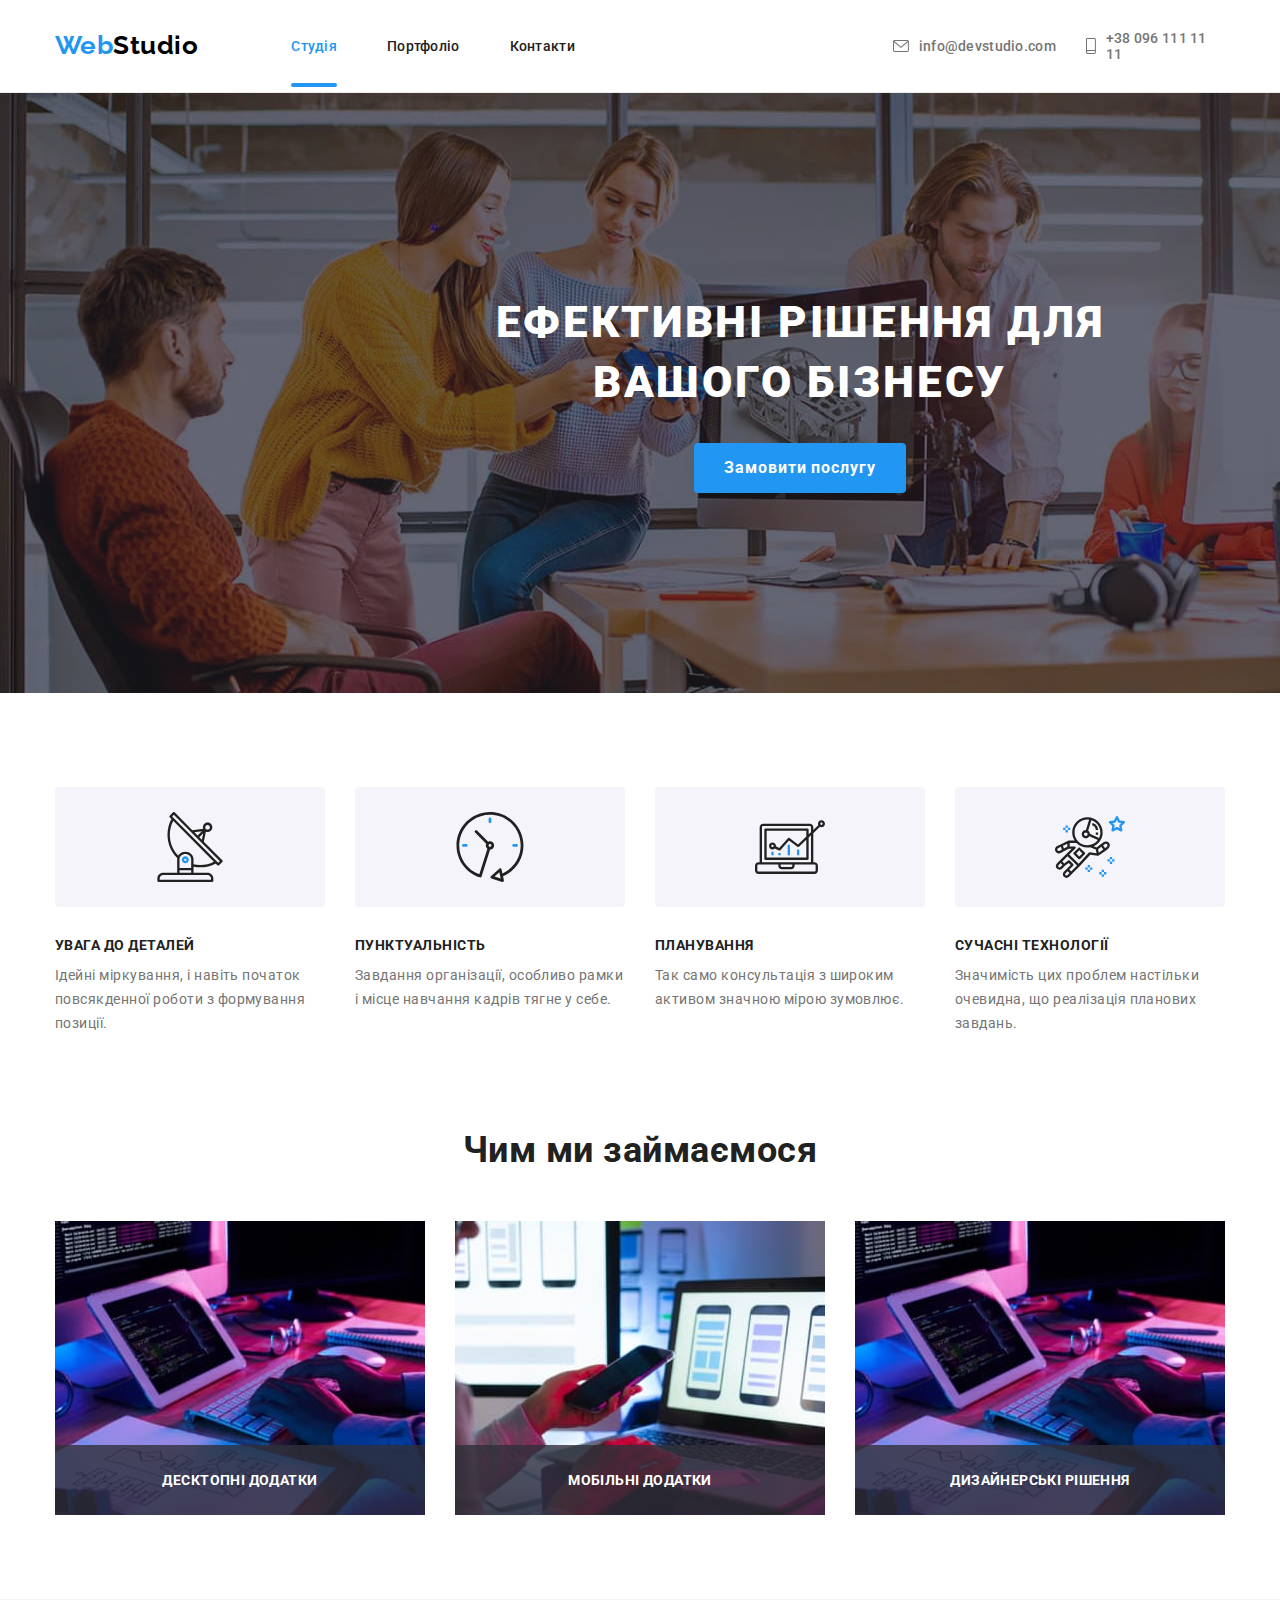
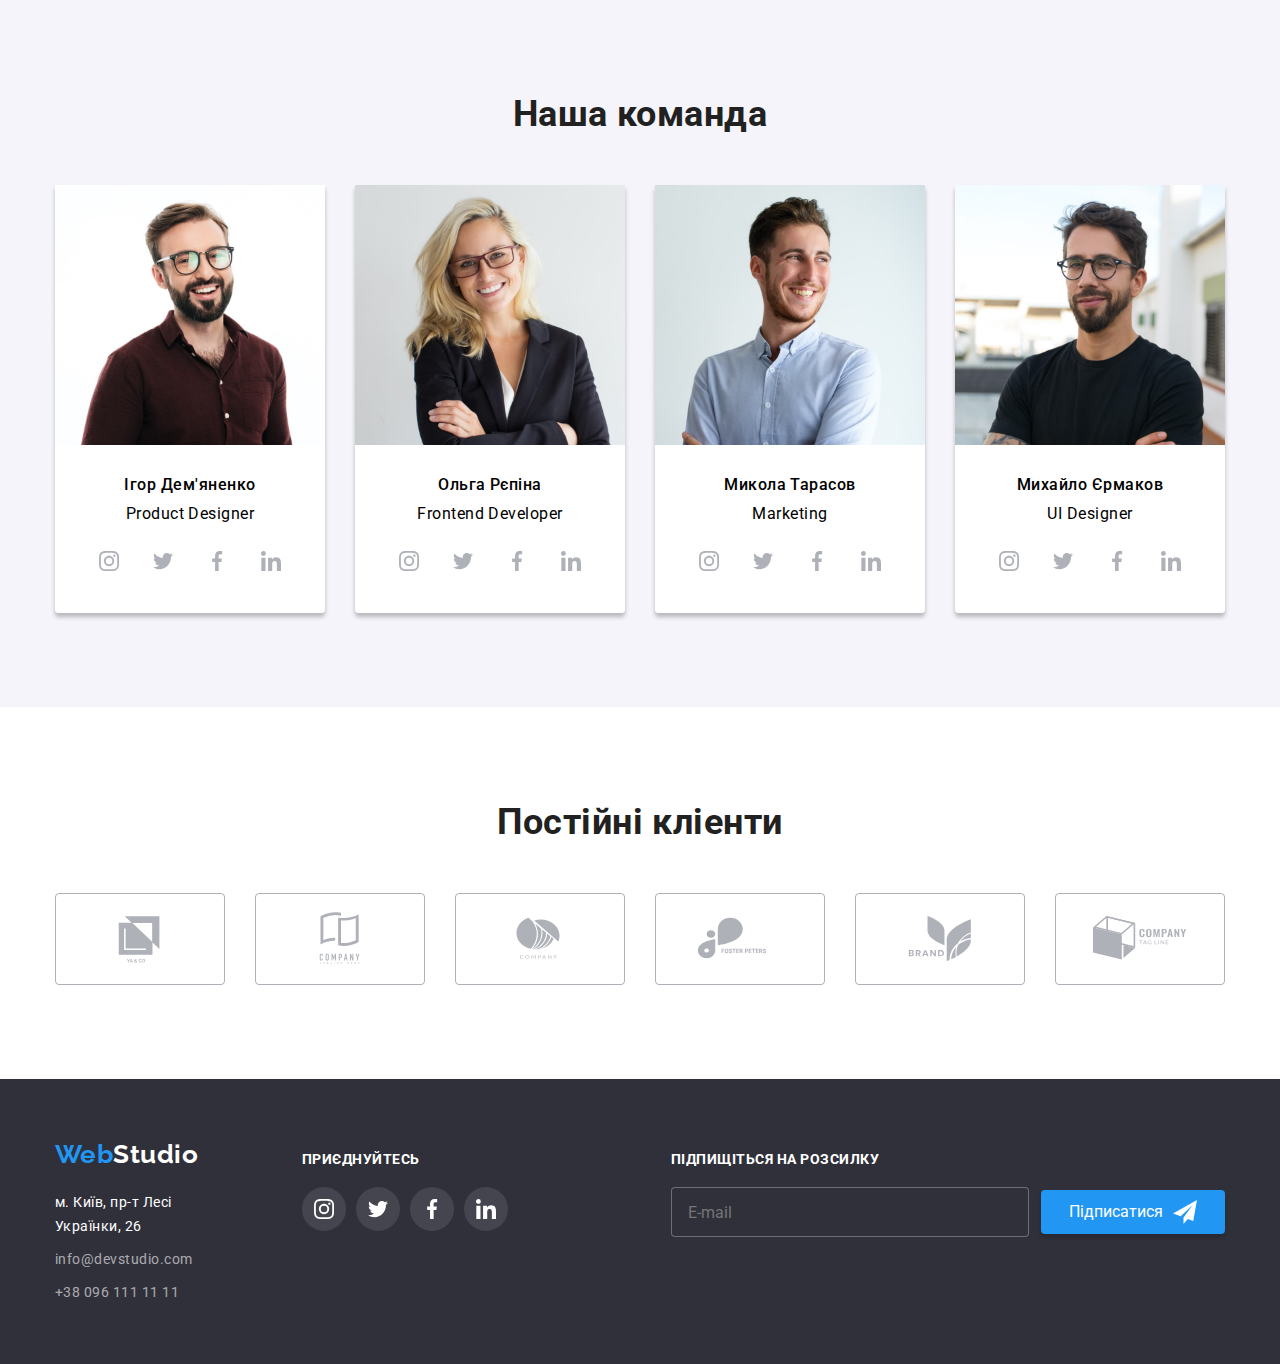
<file: index.html>
<!DOCTYPE html>
<html lang="ua">
  <head>
    <meta charset="UTF-8" />
    <meta http-equiv="X-UA-Compatible" content="IE=edge" />
    <meta name="viewport" content="width=device-width, initial-scale=1.0" />
    <title>Document</title>
    <link rel="preconnect" href="https://fonts.googleapis.com" />
    <link rel="preconnect" href="https://fonts.gstatic.com" crossorigin />
    <link
      href="https://fonts.googleapis.com/css2?family=Raleway:wght@700&family=Roboto:wght@400;500;700&display=swap"
      rel="stylesheet"
    />
    <link
      rel="stylesheet"
      href="https://cdnjs.cloudflare.com/ajax/libs/modern-normalize/1.1.0/modern-normalize.min.css"
    />
    <link rel="stylesheet" href="./css/style.css" />
  </head>
  <body>
    <header class="header">
      <div class="container header-container">
        <nav class="header-nav">
          <a class="logo" href="./index.html"
            ><span class="logo-first">Web</span>Studio</a
          >
          <ul class="list header-list">
            <li>
              <a class="header-nav-link current" href="./index.html">Студія</a>
            </li>
            <li>
              <a class="header-nav-link" href="./portfolio.html">Портфоліо</a>
            </li>
            <li><a class="header-nav-link" href="">Контакти</a></li>
          </ul>
        </nav>
        <ul class="list list-nav">
          <li class="nav-link">
            <a class="header-contacts" href="info@devstudio.com">
              <svg class="header-icon" width="16px" height="12px">
                <use href="./images/icons.svg#icon-envelope"></use>
              </svg>
              info@devstudio.com
            </a>
          </li>
          <li class="nav-link">
            <a class="header-contacts" href="+380961111111">
              <svg class="header-icon" width="10px" height="16px">
                <use href="./images/icons.svg#icon-smartphone"></use>
              </svg>
              +38 096 111 11 11
            </a>
          </li>
        </ul>
      </div>
      <div class="header-line"></div>
    </header>
    <main>
      <section class="hero">
        <div class="hero-wrap container">
          <h1 class="title-hero">
            Ефективні рішення для <br />
            вашого бізнесу
          </h1>
          <button type="button" class="btn-hero" data-modal-open>
            Замовити послугу
          </button>
        </div>
      </section>
      <section class="about">
        <div class="container">
          <h2 class="title visually-hidden">Наші переваги</h2>
          <ul class="list list-about">
            <li>
              <div class="about-icon">
                <svg width="70px" height="70px">
                  <use href="./images/icons.svg#icon-antenna"></use>
                </svg>
              </div>
              <h3 class="title-benefits">УВАГА ДО ДЕТАЛЕЙ</h3>
              <p class="title-benefits-text">
                Ідейні міркування, і навіть початок повсякденної роботи з
                формування позиції.
              </p>
            </li>
            <li>
              <div class="about-icon">
                <svg width="70px" height="70px">
                  <use href="./images/icons.svg#icon-clock"></use>
                </svg>
              </div>
              <h3 class="title-benefits">ПУНКТУАЛЬНІСТЬ</h3>
              <p class="title-benefits-text">
                Завдання організації, особливо рамки і місце навчання кадрів
                тягне у себе.
              </p>
            </li>
            <li>
              <div class="about-icon">
                <svg width="70px" height="70px">
                  <use href="./images/icons.svg#icon-diagram"></use>
                </svg>
              </div>
              <h3 class="title-benefits">ПЛАНУВАННЯ</h3>
              <p class="title-benefits-text">
                Так само консультація з широким активом значною мірою зумовлює.
              </p>
            </li>
            <li>
              <div class="about-icon">
                <svg width="70px" height="70px">
                  <use href="./images/icons.svg#icon-astronaut"></use>
                </svg>
              </div>
              <h3 class="title-benefits">СУЧАСНІ ТЕХНОЛОГІЇ</h3>
              <p class="title-benefits-text">
                Значимість цих проблем настільки очевидна, що реалізація
                планових завдань.
              </p>
            </li>
          </ul>
        </div>
      </section>
      <section class="example">
        <div class="container">
          <h2 class="title title-example">Чим ми займаємося</h2>
          <ul class="list list-example">
            <li class="example-item">
              <img
                src="./images/img.jpg"
                width="370"
                alt="Набір структури коду на комп'ютері"
              />
              <p class="example-item-text">десктопні додатки</p>
            </li>
            <li class="example-item">
              <img
                src="./images/img-2.jpg"
                width="370"
                alt="Адаптування сайту до різних гаджетів"
              />
              <p class="example-item-text">Мобільні додатки</p>
            </li>
            <li class="example-item">
              <img src="./images/img.jpg" width="370" alt="Підбір кольорів" />
              <p class="example-item-text">Дизайнерські рішення</p>
            </li>
          </ul>
        </div>
      </section>
      <section class="team">
        <div class="container">
          <h2 class="title title-item">Наша команда</h2>
          <ul class="list list-team">
            <li class="team-cards">
              <img src="./images/people.jpg" width="270" alt="чоловік" />
              <div class="team-container">
                <h3 class="title-team">Ігор Дем'яненко</h3>
                <p class="title-team-text">Product Designer</p>
                <ul class="list team-soc-list">
                  <li class="team-soc-item">
                    <a class="team-soc-link" href="">
                      <svg class="team-soc-icon" width="20px" height="20px">
                        <use href="./images/icons.svg#icon-instagram-2"></use>
                      </svg>
                    </a>
                  </li>
                  <li class="team-soc-item">
                    <a class="team-soc-link" href="">
                      <svg class="team-soc-icon" width="20px" height="20px">
                        <use href="./images/icons.svg#icon-twitter-1"></use>
                      </svg>
                    </a>
                  </li>
                  <li class="team-soc-item">
                    <a class="team-soc-link" href="">
                      <svg class="team-soc-icon" width="20px" height="20px">
                        <use href="./images/icons.svg#icon-facebook-1"></use>
                      </svg>
                    </a>
                  </li>
                  <li class="team-soc-item">
                    <a class="team-soc-link" href="">
                      <svg class="team-soc-icon" width="20px" height="20px">
                        <use href="./images/icons.svg#icon-linkedin-1"></use>
                      </svg>
                    </a>
                  </li>
                </ul>
              </div>
            </li>
            <li class="team-cards">
              <img src="./images/people-1.jpg" width="270" alt="жінка" />
              <div class="team-container">
                <h3 class="title-team">Ольга Рєпіна</h3>
                <p class="title-team-text">Frontend Developer</p>
                <ul class="list team-soc-list">
                  <li class="team-soc-item">
                    <a class="team-soc-link" href="">
                      <svg class="team-soc-icon" width="20px" height="20px">
                        <use href="./images/icons.svg#icon-instagram-2"></use>
                      </svg>
                    </a>
                  </li>
                  <li class="team-soc-item">
                    <a class="team-soc-link" href="">
                      <svg class="team-soc-icon" width="20px" height="20px">
                        <use href="./images/icons.svg#icon-twitter-1"></use>
                      </svg>
                    </a>
                  </li>
                  <li class="team-soc-item">
                    <a class="team-soc-link" href="">
                      <svg class="team-soc-icon" width="20px" height="20px">
                        <use href="./images/icons.svg#icon-facebook-1"></use>
                      </svg>
                    </a>
                  </li>
                  <li class="team-soc-item">
                    <a class="team-soc-link" href="">
                      <svg class="team-soc-icon" width="20px" height="20px">
                        <use href="./images/icons.svg#icon-linkedin-1"></use>
                      </svg>
                    </a>
                  </li>
                </ul>
              </div>
            </li>
            <li class="team-cards">
              <img src="./images/people-2.jpg" width="270" alt="чоловік" />
              <div class="team-container">
                <h3 class="title-team">Микола Тарасов</h3>
                <p class="title-team-text">Marketing</p>
                <ul class="list team-soc-list">
                  <li class="team-soc-item">
                    <a class="team-soc-link" href="">
                      <svg class="team-soc-icon" width="20px" height="20px">
                        <use href="./images/icons.svg#icon-instagram-2"></use>
                      </svg>
                    </a>
                  </li>
                  <li class="team-soc-item">
                    <a class="team-soc-link" href="">
                      <svg class="team-soc-icon" width="20px" height="20px">
                        <use href="./images/icons.svg#icon-twitter-1"></use>
                      </svg>
                    </a>
                  </li>
                  <li class="team-soc-item">
                    <a class="team-soc-link" href="">
                      <svg class="team-soc-icon" width="20px" height="20px">
                        <use href="./images/icons.svg#icon-facebook-1"></use>
                      </svg>
                    </a>
                  </li>
                  <li class="team-soc-item">
                    <a class="team-soc-link" href="">
                      <svg class="team-soc-icon" width="20px" height="20px">
                        <use href="./images/icons.svg#icon-linkedin-1"></use>
                      </svg>
                    </a>
                  </li>
                </ul>
              </div>
            </li>
            <li class="team-cards">
              <img src="./images/people-3.jpg" width="270" alt="чоловік" />
              <div class="team-container">
                <h3 class="title-team">Михайло Єрмаков</h3>
                <p class="title-team-text">UI Designer</p>
                <ul class="list team-soc-list">
                  <li class="team-soc-item">
                    <a class="team-soc-link" href="">
                      <svg class="team-soc-icon" width="20px" height="20px">
                        <use href="./images/icons.svg#icon-instagram-2"></use>
                      </svg>
                    </a>
                  </li>
                  <li class="team-soc-item">
                    <a class="team-soc-link" href="">
                      <svg class="team-soc-icon" width="20px" height="20px">
                        <use href="./images/icons.svg#icon-twitter-1"></use>
                      </svg>
                    </a>
                  </li>
                  <li class="team-soc-item">
                    <a class="team-soc-link" href="">
                      <svg class="team-soc-icon" width="20px" height="20px">
                        <use href="./images/icons.svg#icon-facebook-1"></use>
                      </svg>
                    </a>
                  </li>
                  <li class="team-soc-item">
                    <a class="team-soc-link" href="">
                      <svg class="team-soc-icon" width="20px" height="20px">
                        <use href="./images/icons.svg#icon-linkedin-1"></use>
                      </svg>
                    </a>
                  </li>
                </ul>
              </div>
            </li>
          </ul>
        </div>
      </section>
      <section class="clients">
        <div class="container">
          <h2 class="title">Постійні кліенти</h2>
          <ul class="clients-list list">
            <li class="clients-item">
              <a class="clients-link" href="">
                <svg class="clients-icon" width="106px" height="60px">
                  <use href="./images/icons.svg#icon-Logo-1"></use>
                </svg>
              </a>
            </li>
            <li class="clients-item">
              <a class="clients-link" href="">
                <svg class="clients-icon" width="106px" height="60px">
                  <use href="./images/icons.svg#icon-Logo-2"></use>
                </svg>
              </a>
            </li>
            <li class="clients-item">
              <a class="clients-link" href="">
                <svg class="clients-icon" width="106px" height="60px">
                  <use href="./images/icons.svg#icon-Logo-3"></use>
                </svg>
              </a>
            </li>
            <li class="clients-item">
              <a class="clients-link" href="">
                <svg class="clients-icon" width="106px" height="60px">
                  <use href="./images/icons.svg#icon-Logo-4"></use>
                </svg>
              </a>
            </li>
            <li class="clients-item">
              <a class="clients-link" href="">
                <svg class="clients-icon" width="106px" height="60px">
                  <use href="./images/icons.svg#icon-Logo-5"></use>
                </svg>
              </a>
            </li>
            <li class="clients-item">
              <a class="clients-link" href="">
                <svg class="clients-icon" width="106px" height="60px">
                  <use href="./images/icons.svg#icon-Logo-6"></use>
                </svg>
              </a>
            </li>
          </ul>
        </div>
      </section>
    </main>
    <footer class="footer">
      <div class="container footer-container">
        <div>
          <a class="logo-footer" href=""
            ><span class="logo-first">Web</span>Studio</a
          >
          <address class="contacts">
            <p class="contacts-text">м. Київ, пр-т Лесі Українки, 26</p>
            <ul class="list">
              <li class="contacts-title-footer">
                <a class="contacts-title" href="info@devstudio.com"
                  >info@devstudio.com</a
                ><br />
              </li>
              <li>
                <a class="contacts-title" href="+380961111111"
                  >+38 096 111 11 11</a
                >
              </li>
            </ul>
          </address>
        </div>
        <div class="footer-wrap">
          <h2 class="footer-title">ПРИЄДНУЙТЕСЬ</h2>
          <ul class="footer-list list">
            <li class="footer-item">
              <a class="footer-link" href="">
                <svg class="footer-icon" width="20px" height="20px">
                  <use href="./images/icons.svg#icon-instagram-2"></use>
                </svg>
              </a>
            </li>
            <li class="footer-item">
              <a class="footer-link" href="">
                <svg class="footer-icon" width="20px" height="20px">
                  <use href="./images/icons.svg#icon-twitter-1"></use>
                </svg>
              </a>
            </li>
            <li class="footer-item">
              <a class="footer-link" href="">
                <svg class="footer-icon" width="20px" height="20px">
                  <use href="./images/icons.svg#icon-facebook-1"></use>
                </svg>
              </a>
            </li>
            <li class="footer-item">
              <a class="footer-link" href="">
                <svg class="footer-icon" width="20px" height="20px">
                  <use href="./images/icons.svg#icon-linkedin-1"></use>
                </svg>
              </a>
            </li>
          </ul>
        </div>
        <div class="footer-modal-wrap">
          <h2 class="footer-title">ПІДПИЩІТЬСЯ НА РОЗСИЛКУ</h2>
          <form class="footer-modal">
            <input
              type="text"
              name="footer-input"
              class="footer-input"
              placeholder="E-mail"
            />
            <button type="submit" class="footer-modal-btn">
              Підписатися
              <svg class="footer-modal-icon" width="24px" height="24px">
                <use href="./images/icons.svg#icon-icon_send_footer"></use>
              </svg>
            </button>
          </form>
        </div>
      </div>
    </footer>
    <div class="backdrop is-hidden" data-modal>
      <div class="modal">
        <button type="button" class="modal-close" data-modal-close>
          <svg class="modal-close-icon" width="18px" height="18px">
            <use href="./images/icons.svg#icon-close-black"></use>
          </svg>
        </button>
        <p class="modal-title">Залиште свої дані, ми вам передзвонимо</p>
        <form class="modal-form">
          <label for="uzer-name" class="input-label">Ім'я</label>
          <div class="input-wrap">
            <input
              type="text"
              name="uzer-name"
              class="modal-input"
              id="uzer-name"
            />
            <svg class="modal-icon" width="18px" height="18px">
              <use href="./images/icons.svg#icon-person-black"></use>
            </svg>
          </div>
          <label for="uzer-tel" class="input-label">Телефон</label>
          <div class="input-wrap">
            <input
              type="tel"
              name="uzer-tel"
              class="modal-input"
              id="uzer-tel"
            />
            <svg class="modal-icon" width="18px" height="18px">
              <use href="./images/icons.svg#icon-phone-black"></use>
            </svg>
          </div>
          <label for="uzer-email" class="input-label">Пошта</label>
          <div class="input-wrap">
            <input
              type="email"
              name="uzer-email"
              class="modal-input"
              id="uzer-email"
            />
            <svg class="modal-icon" width="18px" height="18px">
              <use href="./images/icons.svg#icon-email-black"></use>
            </svg>
          </div>
          <label for="uzer-text" class="input-label">Коментар</label>
          <textarea
            name="uzer-text"
            id="uzer-text"
            class="modal-comment"
            placeholder="Введіть текст"
          ></textarea>
          <input
            type="checkbox"
            name="policy"
            id="policy"
            class="modal-check visually-hidden"
          />
          <label for="policy" class="check-text">
            <span class="wrapper">Погоджуюся з розсилкою та приймаю</span>
            <a href="" class="check-link">Умови договору</a>
          </label>
          <button type="submit" class="modal-btn">Відправити</button>
        </form>
      </div>
    </div>
    <script src="./js/modal.js"></script>
  </body>
</html>
</file>
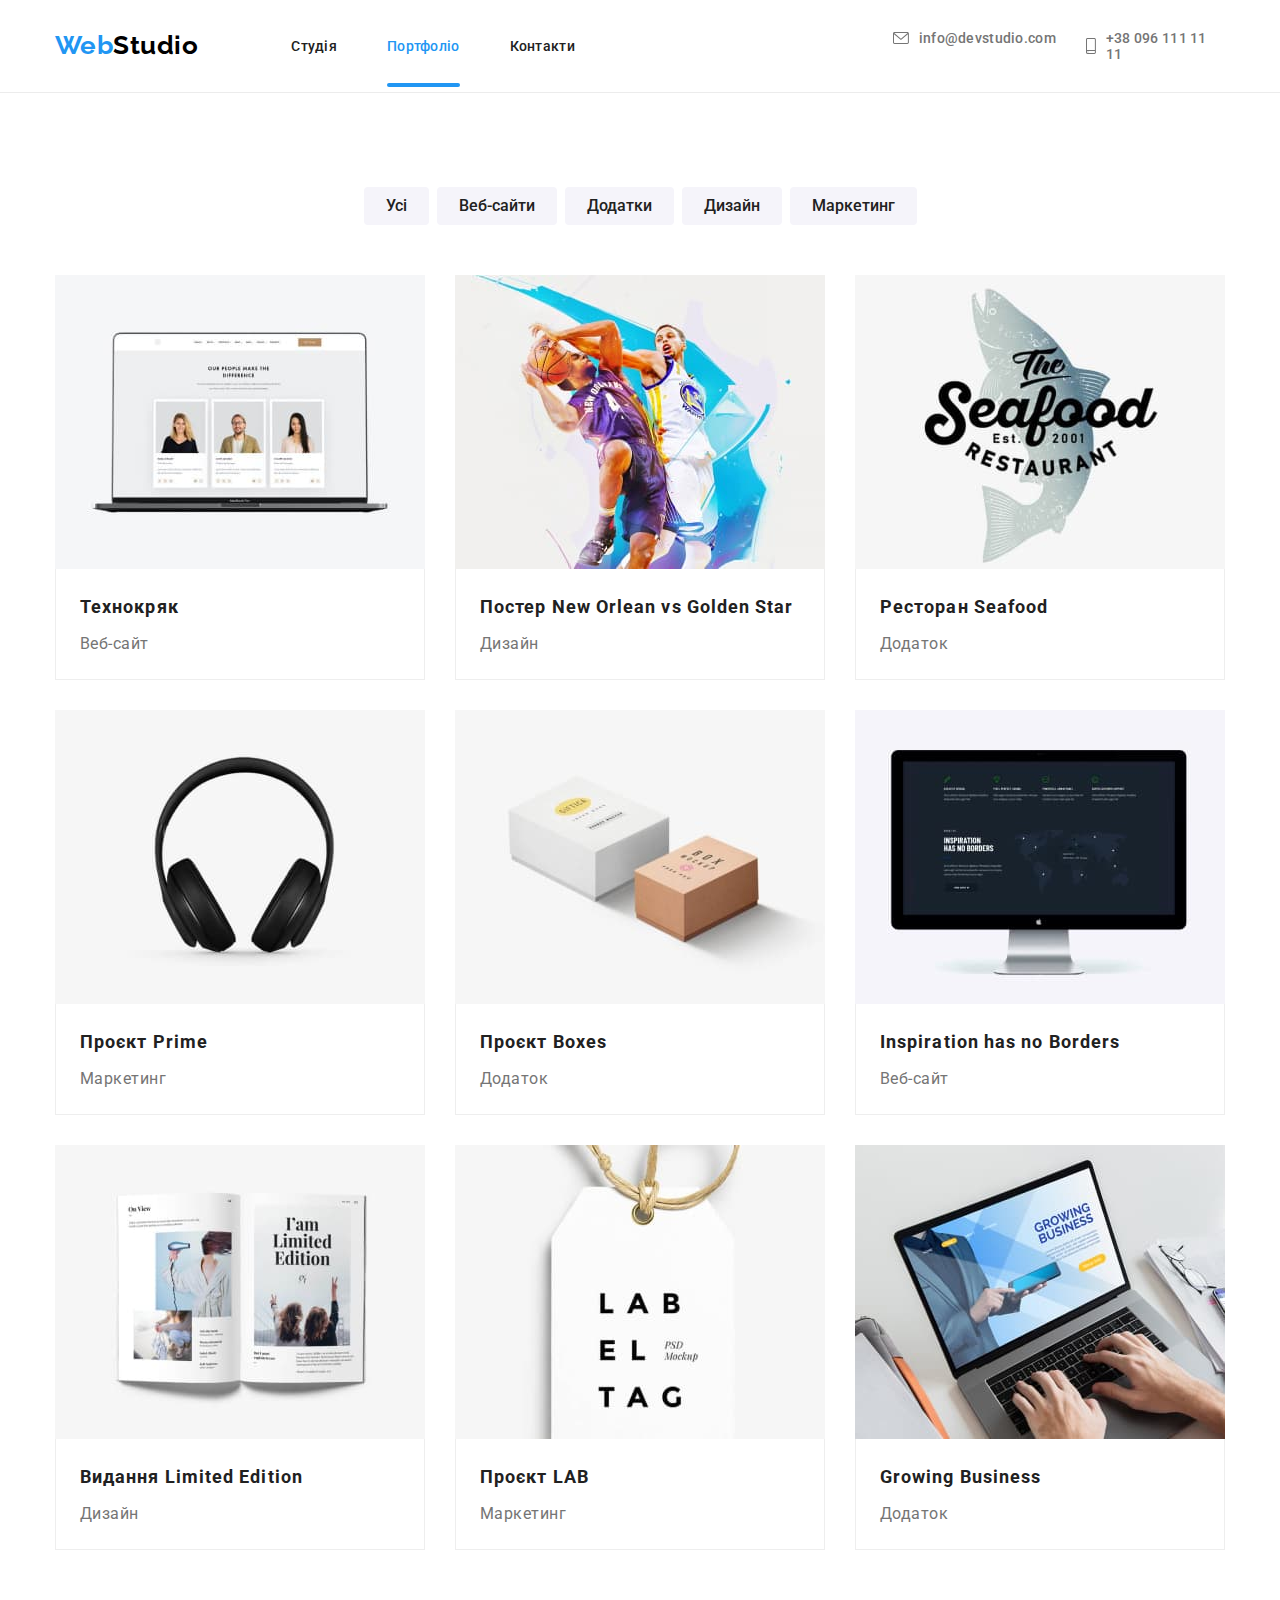
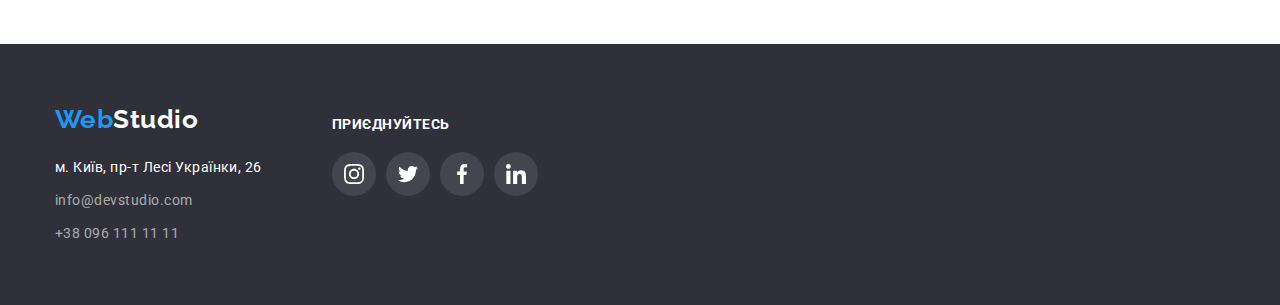
<file: portfolio.html>
<!DOCTYPE html>
<html lang="ua">
  <head>
    <meta charset="UTF-8" />
    <meta http-equiv="X-UA-Compatible" content="IE=edge" />
    <meta name="viewport" content="width=device-width, initial-scale=1.0" />
    <title>Portfolio</title>
    <link rel="preconnect" href="https://fonts.googleapis.com" />
    <link rel="preconnect" href="https://fonts.gstatic.com" crossorigin />
    <link
      href="https://fonts.googleapis.com/css2?family=Raleway:wght@700&family=Roboto:wght@400;500;700&display=swap"
      rel="stylesheet"
    />
    <link
      rel="stylesheet"
      href="https://cdnjs.cloudflare.com/ajax/libs/modern-normalize/1.1.0/modern-normalize.min.css"
    />
    <link rel="stylesheet" href="./css/style.css" />
  </head>
  <body>
    <header class="header">
      <div class="container header-container">
        <nav class="header-nav">
          <a class="logo" href="./index.html"
            ><span class="logo-first">Web</span>Studio</a
          >
          <ul class="list header-list">
            <li><a class="header-nav-link" href="./index.html">Студія</a></li>
            <li>
              <a class="header-nav-link current" href="./portfolio.html"
                >Портфоліо</a
              >
            </li>
            <li><a class="header-nav-link" href="">Контакти</a></li>
          </ul>
        </nav>
        <ul class="list list-nav">
          <li>
            <a class="header-contacts" href="info@devstudio.com">
              <svg class="header-icon" width="16px" height="12px">
                <use href="./images/icons.svg#icon-envelope"></use>
              </svg>
              info@devstudio.com
            </a>
          </li>
          <li>
            <a class="header-contacts" href="+380961111111">
              <svg class="header-icon" width="10px" height="16px">
                <use href="./images/icons.svg#icon-smartphone"></use>
              </svg>
              +38 096 111 11 11
            </a>
          </li>
        </ul>
      </div>
      <div class="header-line"></div>
    </header>
    <main>
      <section class="portfolio">
        <div class="container">
          <h1 class="visually-hidden">Портфоліо</h1>
          <ul class="list list-portfolio-type">
            <li><button type="button" class="filtr">Усі</button></li>
            <li><button type="button" class="filtr">Веб-сайти</button></li>
            <li><button type="button" class="filtr">Додатки</button></li>
            <li><button type="button" class="filtr">Дизайн</button></li>
            <li><button type="button" class="filtr">Маркетинг</button></li>
          </ul>
          <ul class="list list-portfolio">
            <li class="portfolio-item">
              <a class="portfolio-link" href="">
                <div class="portfolio-top-wrap">
                  <img
                    src="./images/tehnokryak.jpg"
                    alt="ноутбук"
                    width="370px"
                    height="294px"
                  />
                  <p class="portfolio-top-text">
                    Ресурс пропонує комплексні пропозиції з різним рівнем
                    функціоналу та сервісів. Все це дозволить відвідувачу
                    отримати вичерпні відомості про компанію чи приватну особу.
                  </p>
                </div>
                <div class="title-cards">
                  <h2 class="portfolio-title">Технокряк</h2>
                  <p class="portfolio-text">Веб-сайт</p>
                </div>
              </a>
            </li>
            <li class="portfolio-item">
              <a class="portfolio-link" href="">
                <div class="portfolio-top-wrap">
                  <img
                    src="./images/poster.jpg"
                    alt="постер з двома баскітболістами"
                    width="370px"
                    height="294px"
                  />
                  <p class="portfolio-top-text">
                    Ресурс пропонує комплексні пропозиції з різним рівнем
                    функціоналу та сервісів. Все це дозволить відвідувачу
                    отримати вичерпні відомості про компанію чи приватну особу.
                  </p>
                </div>
                <div class="title-cards">
                  <h2 class="portfolio-title">
                    Постер New Orlean vs Golden Star
                  </h2>
                  <p class="portfolio-text">Дизайн</p>
                </div>
              </a>
            </li>
            <li class="portfolio-item">
              <a class="portfolio-link" href="">
                <div class="portfolio-top-wrap">
                  <img
                    src="./images/seafood.jpg"
                    alt="риба"
                    width="370px"
                    height="294px"
                  />
                  <p class="portfolio-top-text">
                    Ресурс пропонує комплексні пропозиції з різним рівнем
                    функціоналу та сервісів. Все це дозволить відвідувачу
                    отримати вичерпні відомості про компанію чи приватну особу.
                  </p>
                </div>
                <div class="title-cards">
                  <h2 class="portfolio-title">Ресторан Seafood</h2>
                  <p class="portfolio-text">Додаток</p>
                </div>
              </a>
            </li>
            <li class="portfolio-item">
              <a class="portfolio-link" href="">
                <div class="portfolio-top-wrap">
                  <img
                    src="./images/project_prajm.jpg"
                    alt="навушники"
                    width="370px"
                    height="294px"
                  />
                  <p class="portfolio-top-text">
                    Ресурс пропонує комплексні пропозиції з різним рівнем
                    функціоналу та сервісів. Все це дозволить відвідувачу
                    отримати вичерпні відомості про компанію чи приватну особу.
                  </p>
                </div>
                <div class="title-cards">
                  <h2 class="portfolio-title">Проєкт Prime</h2>
                  <p class="portfolio-text">Маркетинг</p>
                </div>
              </a>
            </li>
            <li class="portfolio-item">
              <a class="portfolio-link" href="">
                <div class="portfolio-top-wrap">
                  <img
                    src="./images/project_boxes.jpg"
                    alt="дві коробки"
                    width="370px"
                    height="294px"
                  />
                  <p class="portfolio-top-text">
                    Ресурс пропонує комплексні пропозиції з різним рівнем
                    функціоналу та сервісів. Все це дозволить відвідувачу
                    отримати вичерпні відомості про компанію чи приватну особу.
                  </p>
                </div>
                <div class="title-cards">
                  <h2 class="portfolio-title">Проєкт Boxes</h2>
                  <p class="portfolio-text">Додаток</p>
                </div>
              </a>
            </li>
            <li class="portfolio-item">
              <a class="portfolio-link" href="">
                <div class="portfolio-top-wrap">
                  <img
                    src="./images/Inspiration_has_no_Borders.jpg"
                    alt="монітор"
                    width="370px"
                    height="294px"
                  />
                  <p class="portfolio-top-text">
                    Ресурс пропонує комплексні пропозиції з різним рівнем
                    функціоналу та сервісів. Все це дозволить відвідувачу
                    отримати вичерпні відомості про компанію чи приватну особу.
                  </p>
                </div>
                <div class="title-cards">
                  <h2 class="portfolio-title">Inspiration has no Borders</h2>
                  <p class="portfolio-text">Веб-сайт</p>
                </div>
              </a>
            </li>
            <li class="portfolio-item">
              <a class="portfolio-link" href="">
                <div class="portfolio-top-wrap">
                  <img
                    src="./images/Limited_Edition.jpg"
                    alt="журнал"
                    width="370px"
                    height="294px"
                  />
                  <p class="portfolio-top-text">
                    Ресурс пропонує комплексні пропозиції з різним рівнем
                    функціоналу та сервісів. Все це дозволить відвідувачу
                    отримати вичерпні відомості про компанію чи приватну особу.
                  </p>
                </div>
                <div class="title-cards">
                  <h2 class="portfolio-title">Видання Limited Edition</h2>
                  <p class="portfolio-text">Дизайн</p>
                </div>
              </a>
            </li>
            <li class="portfolio-item">
              <a class="portfolio-link" href="">
                <div class="portfolio-top-wrap">
                  <img
                    src="./images/project_LAB.jpg"
                    alt="бірка"
                    width="370px"
                    height="294px"
                  />
                  <p class="portfolio-top-text">
                    Ресурс пропонує комплексні пропозиції з різним рівнем
                    функціоналу та сервісів. Все це дозволить відвідувачу
                    отримати вичерпні відомості про компанію чи приватну особу.
                  </p>
                </div>
                <div class="title-cards">
                  <h2 class="portfolio-title">Проєкт LAB</h2>
                  <p class="portfolio-text">Маркетинг</p>
                </div>
              </a>
            </li>
            <li class="portfolio-item">
              <a class="portfolio-link" href="">
                <div class="portfolio-top-wrap">
                  <img
                    src="./images/Growing_Business.jpg"
                    alt="ноутбук"
                    width="370px"
                    height="294px"
                  />
                  <p class="portfolio-top-text">
                    Ресурс пропонує комплексні пропозиції з різним рівнем
                    функціоналу та сервісів. Все це дозволить відвідувачу
                    отримати вичерпні відомості про компанію чи приватну особу.
                  </p>
                </div>
                <div class="title-cards">
                  <h2 class="portfolio-title">Growing Business</h2>
                  <p class="portfolio-text">Додаток</p>
                </div>
              </a>
            </li>
          </ul>
        </div>
      </section>
    </main>
    <footer class="footer">
      <div class="container footer-container">
        <div>
          <a class="logo-footer" href="">
            <span class="logo-first">Web</span>Studio</a
          >
          <address class="contacts">
            <p class="contacts-text">м. Київ, пр-т Лесі Українки, 26</p>
            <ul class="list">
              <li class="contacts-title-footer">
                <a class="contacts-title" href="info@devstudio.com">
                  info@devstudio.com
                </a>
                <br />
              </li>
              <li>
                <a class="contacts-title" href="+380961111111"
                  >+38 096 111 11 11</a
                >
              </li>
            </ul>
          </address>
        </div>
        <div class="footer-wrap">
          <h2 class="footer-title">ПРИЄДНУЙТЕСЬ</h2>
          <ul class="footer-list list">
            <li class="footer-item">
              <a class="footer-link" href="">
                <svg class="footer-icon" width="20px" height="20px">
                  <use href="./images/icons.svg#icon-instagram-2"></use>
                </svg>
              </a>
            </li>
            <li class="footer-item">
              <a class="footer-link" href="">
                <svg class="footer-icon" width="20px" height="20px">
                  <use href="./images/icons.svg#icon-twitter-1"></use>
                </svg>
              </a>
            </li>
            <li class="footer-item">
              <a class="footer-link" href="">
                <svg class="footer-icon" width="20px" height="20px">
                  <use href="./images/icons.svg#icon-facebook-1"></use>
                </svg>
              </a>
            </li>
            <li class="footer-item">
              <a class="footer-link" href="">
                <svg class="footer-icon" width="20px" height="20px">
                  <use href="./images/icons.svg#icon-linkedin-1"></use>
                </svg>
              </a>
            </li>
          </ul>
        </div>
      </div>
    </footer>
  </body>
</html>
</file>
<file: css/style.css>
body {
  font-family: roboto, sans-serif;
  letter-spacing: 0.03em;
}

.list {
  list-style: none;
}

:root {
  --title-color: #212121;
  --text-color: #757575;
  --tra: 250ms cubic-bezier(0.4, 0, 0.2, 1);
}

h1,
h2,
h3,
h4,
h5,
h6,
p {
  margin: 0;
}

ul {
  margin: 0;
  padding: 0;
}

button {
  cursor: pointer;
}

img {
  display: block;
}

.logo {
  font-family: Raleway, sans-serif;
  font-weight: 700;
  font-size: 26px;
  line-height: 1.1923;
  color: #000000;
  margin-right: 93px;
  display: inline-block;
  padding-bottom: 25px;
  padding-top: 24px;
}
.logo-first {
  color: #2196f3;
}

.container {
  width: 1200px;
  padding-left: 15px;
  padding-right: 15px;
  margin: 0 auto;
}

.header-nav {
  display: flex;
  align-items: center;
}

.header-list {
  display: flex;
  margin-right: 318px;
  gap: 50px;
}

.header-container {
  display: flex;
  align-items: center;
}

.header {
  margin-bottom: 0;
  border-bottom: 1px solid #ececec;
}

.header-nav-link {
  font-style: normal;
  font-weight: 500;
  font-size: 14px;
  line-height: 1.1428;
  letter-spacing: 0.02em;
  color: var(--title-color);
  display: inline-block;
  padding-bottom: 32px;
  padding-top: 32px;
  transition: color var(--tra);
}

.header-nav-link:hover,
.header-nav-link:focus {
  color: #2196f3;
}

.header-nav-link.current {
  position: relative;
  color: #2196f3;
}

.current::after {
  content: "";
  position: absolute;
  bottom: 0;
  left: 0;
  margin-top: 28px;
  width: 100%;
  height: 4px;
  background-color: #2196f3;
  border-radius: 2px;
  transform: translateY(1px);
}

.header a {
  text-decoration: none;
}

.header-contacts {
  font-style: normal;
  font-weight: 500;
  font-size: 14px;
  line-height: 1.1428;
  letter-spacing: 0.02em;
  color: var(--text-color);
  display: flex;
  padding-bottom: 30px;
  padding-top: 30px;
  align-items: center;
  gap: 10px;
  transition: color var(--tra), fill color;
}
.list-nav {
  display: flex;
  gap: 30px;
}

.nav-link {
  display: flex;
  align-items: center;
}

.header-icon {
  fill: var(--text-color);
}

.header-contacts:hover,
.header-contacts:focus {
  color: #2196f3;
}

.header-contacts:hover svg {
  fill: #2196f3;
}
.header-contacts:focus svg {
  fill: #2196f3;
}

.title {
  font-size: 36px;
  line-height: 1.1667;
  text-align: center;
  color: var(--title-color);
}

.hero {
  margin: 0 auto;
  padding: 200px 0px;
  width: 1600px;
  background-color: rgba(47, 48, 58, 0.4);
  background-image: linear-gradient(
      rgba(47, 48, 58, 0.4),
      rgba(47, 48, 58, 0.4)
    ),
    url(../images/hero.jpg);
}

.title-hero {
  font-style: normal;
  font-weight: 900;
  font-size: 44px;
  line-height: 1.3636;
  text-align: center;
  letter-spacing: 0.06em;
  text-transform: uppercase;
  color: #ffffff;
  margin-bottom: 30px;
}

.btn-hero {
  font-style: normal;
  font-weight: 700;
  font-size: 16px;
  line-height: 1.875;
  margin: 0 auto;
  display: block;
  align-items: center;
  text-align: center;
  letter-spacing: 0.06em;
  color: #ffffff;
  background-color: #2196f3;
  border: none;
  border-radius: 4px;
  padding: 10px 30px;
  transition: color var(--tra), background-color var(--tra);
}

.btn-hero:hover,
.btn-hero:focus {
  color: #2196f3;
  background-color: #ffffff;
}

.about {
  padding-top: 94px;
  padding-bottom: 94px;
}

.list-about {
  display: flex;
  gap: 30px;
}

.about-icon {
  display: flex;
  align-items: center;
  justify-content: center;
  width: 270px;
  height: 120px;
  background-color: #f5f4fa;
  border-radius: 4px;
  margin-bottom: 30px;
}

.visually-hidden {
  position: absolute;
  width: 1px;
  height: 1px;
  margin: -1px;
  border: 0;
  padding: 0;
  white-space: nowrap;
  clip-path: inset(100%);
  clip: rect(0 0 0 0);
  overflow: hidden;
}

.title-benefits {
  font-style: normal;
  font-weight: 700;
  font-size: 14px;
  line-height: 1.1428;
  text-transform: uppercase;
  color: var(--title-color);
  margin-bottom: 10px;
}

.title-benefits-text {
  font-size: 14px;
  line-height: 1.7143;
  color: var(--text-color);
}

.example {
  padding-bottom: 84px;
}

.list-example {
  display: flex;
  gap: 30px;
}

.title-example {
  margin-bottom: 50px;
}

.example-item {
  position: relative;
}

.example-item-text {
  position: absolute;
  bottom: 0;
  margin: 0;
  width: 100%;
  text-align: center;
  align-items: center;
  padding-top: 27px;
  padding-bottom: 27px;
  text-transform: uppercase;
  font-weight: 700;
  font-size: 14px;
  line-height: 1.17;
  letter-spacing: 0.03em;
  background: rgba(47, 48, 58, 0.8);
  color: #ffffff;
}

.team {
  background-color: #f5f4fa;
  padding-top: 94px;
  padding-bottom: 94px;
}

.team-container {
  padding-top: 30px;
  padding-bottom: 30px;
  background-color: #ffffff;
  border-radius: 0px 0px 4px 4px;
}

.title-item {
  margin-bottom: 50px;
}

.title-team {
  font-weight: 500;
  font-size: 16px;
  line-height: 1.1875;
  text-align: center;
  margin-bottom: 10px;
}

.team-cards {
  border-radius: 0px 0px 4px 4px;
  box-shadow: 0px 4px 4px 0px hsla(0, 0%, 0%, 0.25);
}

.title-team-text {
  font-size: 16px;
  line-height: 1.1875;
  text-align: center;
  margin-bottom: 16px;
}

.list-team {
  display: flex;
  gap: 30px;
}

.team-soc-list {
  display: flex;
  justify-content: center;
  gap: 10px;
}
.team-soc-item {
  width: 44px;
  height: 44px;
  border-radius: 50%;
}

.team-soc-link {
  width: 100%;
  height: 100%;
  border-radius: 50%;
  display: flex;
  align-items: center;
  justify-content: center;
  color: #afb1b8;
  transition: color var(--tra), background-color var(--tra);
}

.team-soc-link:hover,
.team-soc-link:focus {
  background-color: #2196f3;
  color: #ffffff;
}

.team-soc-icon {
  fill: currentColor;
}

.clients {
  padding-top: 94px;
  padding-bottom: 94px;
}
.clients-list {
  margin-top: 50px;
  display: flex;
  justify-content: center;
  gap: 30px;
}
.clients-item {
}
.clients-link {
  width: 170px;
  height: 92px;
  box-sizing: border-box;
  border: 1px solid #afb1b8;
  border-radius: 4px;
  display: flex;
  align-items: center;
  justify-content: center;
  color: #afb1b8;
  transition: color var(--tra), border-color var(--tra);
}

.clients-link:hover,
.clients-link:focus {
  border-color: #2196f3;
}

.clients-link:hover .clients-icon {
  color: #2196f3;
}

.clients-link:focus .clients-icon {
  color: #2196f3;
}

.clients-icon {
  fill: currentColor;
}

/*----------portfolio--------*/

.portfolio {
  padding-top: 94px;
  padding-bottom: 94px;
}

.list-portfolio-type {
  margin-bottom: 50px;
  display: flex;
  justify-content: center;
  gap: 8px;
}

.filtr {
  font-weight: 500;
  font-size: 16px;
  line-height: 1.625;
  text-align: center;
  color: var(--title-color);
  padding: 6px 22px;
  border-radius: 4px;
  background-color: #f5f4fa;
  border: none;
  font-family: inherit;
  transition: color var(--tra), background-color var(--tra),
    box-shadow var(--tra);
}

.filtr:hover,
.filtr:focus {
  color: white;
  background-color: #2196f3;
  box-shadow: 0px 4px 4px 0px hsla(0, 0%, 0%, 0.25);
}

.list-portfolio {
  display: flex;
  flex-wrap: wrap;
  gap: 30px;
}

.portfolio-item {
  width: 370px;
}

.portfolio-link {
  display: block;
  transition: box-shadow var(--tra);
}

.portfolio-link:hover .portfolio-top-text {
  transform: translateY(0);
}

.portfolio-link:hover,
.portfolio-link:focus {
  box-shadow: 0px 1px 1px rgba(0, 0, 0, 0.12), 0px 4px 4px rgba(0, 0, 0, 0.06),
    1px 4px 6px rgba(0, 0, 0, 0.16);
}

.list-portfolio a {
  text-decoration: none;
}

.portfolio-top-wrap {
  position: relative;
  overflow: hidden;
}

.portfolio-top-text {
  position: absolute;
  top: 0;
  height: 100%;
  color: #ffffff;
  font-size: 18px;
  line-height: 1.56;
  letter-spacing: 0.03em;
  background-color: rgba(33, 150, 243, 0.9);
  padding: 63px 24px;
  transform: translateY(100%);
  transition: transform 250ms linear;
  overflow: auto;
}

.title-cards {
  padding: 20px 24px;
  border-right: 1px solid #eeeeee;
  border-bottom: 1px solid #eeeeee;
  border-left: 1px solid #eeeeee;
}

.portfolio-title {
  font-size: 18px;
  line-height: 2;
  letter-spacing: 0.06em;
  color: var(--title-color);
  margin-bottom: 4px;
  width: 322px;
}

.portfolio-text {
  font-size: 16px;
  line-height: 1.875;
  color: var(--text-color);
}

/*--------footer----------*/

.footer {
  background-color: #2f303a;
  padding-top: 60px;
  padding-bottom: 60px;
}

.logo-footer {
  font-family: Raleway, sans-serif;
  font-weight: 700;
  font-size: 26px;
  line-height: 1.1923;
  text-decoration: none;
  color: #ffffff;
}

.contacts {
  font-style: normal;
  margin-top: 20px;
}

.contacts-text {
  font-size: 14px;
  line-height: 1.7143;
  color: #ffffff;
  margin-bottom: 9px;
}
.contacts-title {
  text-decoration: none;
  font-size: 14px;
  line-height: 1.7143;
  color: rgba(255, 255, 255, 0.6);
}

.contacts-title-footer {
  margin-bottom: 9px;
}
.footer a {
  text-decoration: none;
}

.footer-container {
  display: flex;
  gap: 70px;
}

.footer-wrap {
  padding-top: 12px;
}

.footer-wrap h2 {
  margin-bottom: 20px;
}

.footer-title {
  font-size: 14px;
  color: #ffffff;
}
.footer-list {
  display: flex;
  gap: 10px;
}
.footer-item {
  width: 44px;
  height: 44px;
}
.footer-link {
  width: 100%;
  height: 100%;
  border-radius: 50%;
  display: flex;
  align-items: center;
  justify-content: center;
  background-color: rgba(255, 255, 255, 10%);
  color: #ffffff;
  transition: background-color var(--tra);
}

.footer-link:hover,
.footer-link:focus {
  background-color: #2196f3;
}

.footer-icon {
  fill: currentColor;
}

.footer-modal-wrap {
  padding-top: 12px;
  margin-left: 93px;
}

.footer-modal-wrap .footer-title {
  margin-bottom: 20px;
}

.footer-input {
  width: 358px;
  height: 50px;
  padding: 15px 16px;
  border: 1px solid rgba(255, 255, 255, 0.3);
  border-radius: 4px;
  background-color: #2f303a;
  font-size: 16px;
  line-height: 1.25;
  color: rgba(255, 255, 255, 0.6);
  margin-right: 12px;
  margin-top: auto;
}

.footer-modal {
  display: flex;
  align-items: center;
}

.footer-modal-btn {
  padding: 10px 28px;
  background-color: #2196f3;
  color: #ffffff;
  box-shadow: 0px 4px 4px rgba(0, 0, 0, 0.15);
  border-radius: 4px;
  border: none;
  display: inline-flex;
  align-items: center;
  gap: 10px;
}

.footer-modal-icon {
  fill: currentColor;
}

.backdrop {
  position: fixed;
  top: 0;
  width: 100%;
  height: 100%;
  background-color: rgba(0, 0, 0, 0.2);
  transition: opacity 250ms linear, visibility 250ms linear;
}

.modal {
  position: absolute;
  top: 50%;
  left: 50%;
  transform: translate(-50%, -50%) scale(1);
  transition: transform 250ms linear;
  width: 528px;
  min-height: 581px;
  background-color: #ffffff;
  box-shadow: 0px 1px 3px rgba(0, 0, 0, 0.12), 0px 1px 1px rgba(0, 0, 0, 0.14),
    0px 2px 1px rgba(0, 0, 0, 0.2);
  border-radius: 4px;
  padding: 40px;
}

.backdrop.is-hidden .modal {
  transform: translate(-50%, -50%) scale(0);
}

.modal-close {
  position: absolute;
  top: 8px;
  right: 8px;
  width: 30px;
  height: 30px;
  background-color: #ffffff;
  border: 1px solid rgba(0, 0, 0, 0.1);
  border-radius: 50%;
  display: flex;
  align-items: center;
  justify-content: center;
}

.modal-close-icon {
}

.modal-close:focus svg {
  fill: #2196f3;
}
.modal-close:hover svg {
  fill: #2196f3;
}

.modal-title {
  font-family: roboto;
  font-style: normal;
  font-weight: 700;
  font-size: 20px;
  line-height: 1.15;
  letter-spacing: 0.03em;
  text-align: center;
  margin-bottom: 12px;
  color: #212121;
}

.modal.form {
  padding: 40px;
}

.input-label {
  font-size: 12px;
  line-height: 1.17;
  letter-spacing: 0.01em;
  color: #757575;
  margin-bottom: 4px;
}

.input-wrap {
  position: relative;
  margin-bottom: 10px;
}

.modal-input {
  width: 100%;
  max-width: 448px;
  height: 40px;
  border: 1px solid rgba(33, 33, 33, 0.2);
  border-radius: 4px;
  padding-left: 42px;
}

.modal-input:focus {
  border-color: #2196f3;
  outline: #2196f3;
  box-shadow: 0px 1px 3px rgba(0, 0, 0, 0.12), 0px 1px 1px rgba(0, 0, 0, 0.14),
    0px 2px 1px rgba(0, 0, 0, 0.2);
}

.modal-input:focus + .modal-icon {
  fill: #2196f3;
}

.modal-icon {
  position: absolute;
  top: 50%;
  transform: translateY(-50%);
  left: 12px;
}

.modal-comment {
  width: 100%;
  height: 120px;
  border: 1px solid rgba(33, 33, 33, 0.2);
  border-radius: 4px;
  resize: none;
  font-size: 12px;
  line-height: 1.17;
  letter-spacing: 0.01em;
  color: rgba(117, 117, 117, 0.5);
  padding: 12px 16px;
}

.modal-comment:focus {
  border-color: #2196f3;
  outline: #2196f3;
  box-shadow: 0px 1px 3px rgba(0, 0, 0, 0.12), 0px 1px 1px rgba(0, 0, 0, 0.14),
    0px 2px 1px rgba(0, 0, 0, 0.2);
}
.check-text {
  font-family: roboto;
  font-weight: 400;
  font-size: 14px;
  line-height: 1.71;
  color: #757575;
  display: flex;
  align-items: center;
  margin-bottom: 30px;
  justify-content: center;
}

.check-link {
  color: #2196f3;
}

.modal-check:checked + .check-text::before {
  background-color: #2196f3;
  border: none;
  background-image: url(../images/Vector.svg);
  background-position: center;
  background-repeat: no-repeat;
}

.check-text::before {
  content: "";
  width: 16px;
  height: 15px;
  border: 2px solid #303030;
  border-radius: 2px;
  margin-right: 8px;
}

.wrapper {
  margin-right: 5px;
}

.modal-btn {
  display: block;
  padding: 10px 52px;
  font-weight: 700;
  font-size: 16px;
  line-height: 1.875;
  letter-spacing: 0.06em;
  align-items: center;
  margin: 0 auto;
  color: #ffffff;
  background-color: #2196f3;
  box-shadow: 0px 4px 4px rgba(0, 0, 0, 0.15);
  border-radius: 4px;
  border: none;
}

.modal-btn:focus {
  background-color: #188ce8;
}

.is-hidden {
  opacity: 0;
  visibility: hidden;
  pointer-events: none;
}
</file>
